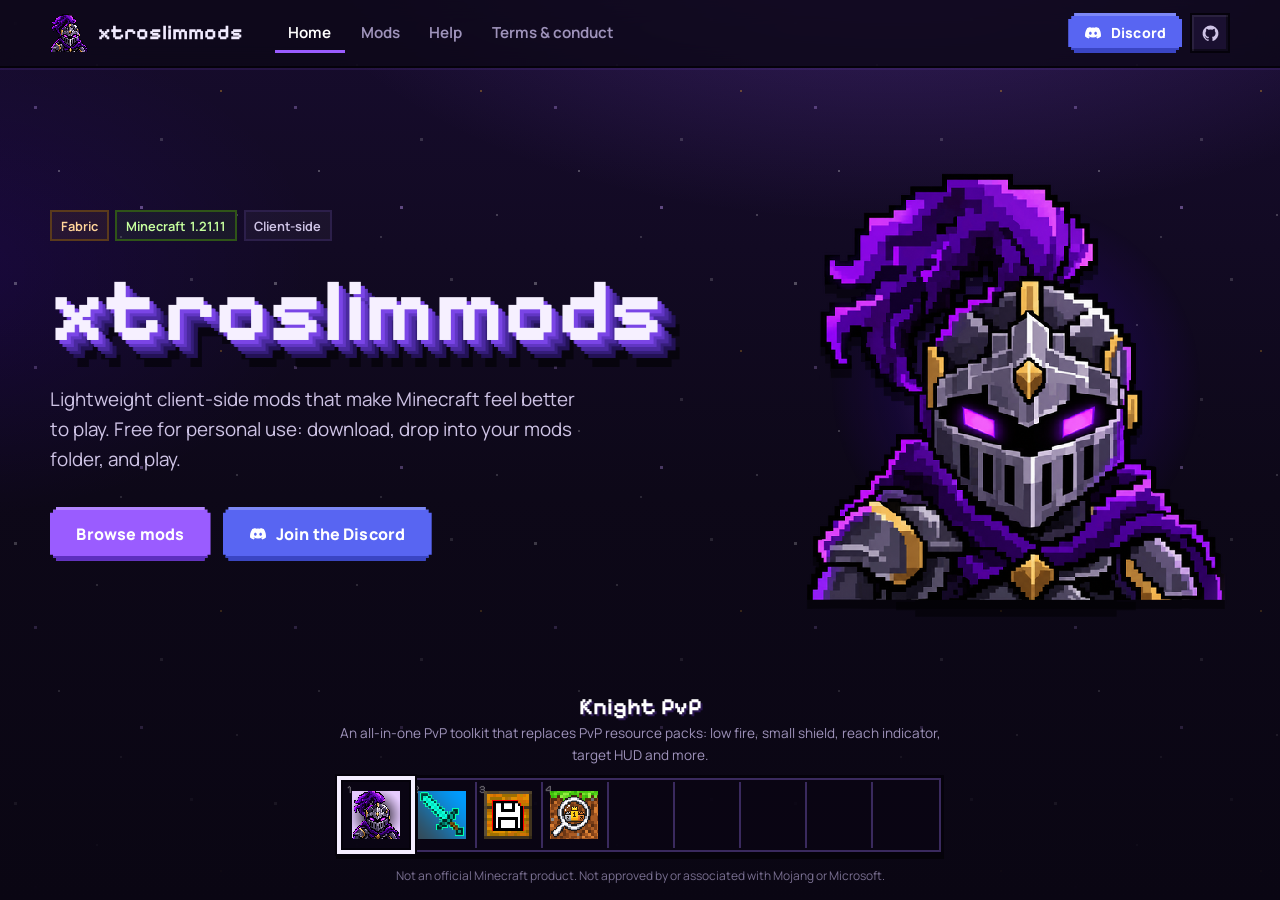
<file: index.html>
<!DOCTYPE html>
<html lang="en">
<head>
  <meta charset="utf-8">
  <meta name="viewport" content="width=device-width, initial-scale=1">
  <meta name="color-scheme" content="dark">
  <title>xtroslimmods</title>
  <meta name="description" content="Client-side Fabric mods for Minecraft 1.21.11 by xtroslimmods.">
  <link rel="icon" href="images/favicon.png" type="image/png">
  <link rel="apple-touch-icon" href="images/apple-touch-icon.png">
  <link rel="preconnect" href="https://fonts.googleapis.com">
  <link rel="preconnect" href="https://fonts.gstatic.com" crossorigin>
  <link href="https://fonts.googleapis.com/css2?family=Manrope:wght@400;500;600;700;800&family=Pixelify+Sans:wght@500;600;700&display=swap" rel="stylesheet">
  <link rel="stylesheet" href="style.css?v=15">
</head>
<body data-page="home" class="welcome">
  <div class="bg" aria-hidden="true"></div>
  <header class="site-header" id="site-header"></header>

  <main id="main">
    <section class="wrap hero">
      <div class="hero-copy">
        <ul class="tags hero-tags">
          <li class="tag tag-loader">Fabric</li>
          <li class="tag tag-version">Minecraft <span data-site="minecraft"></span></li>
          <li class="tag">Client-side</li>
        </ul>
        <h1 class="title"><span data-site="name"></span></h1>
        <p class="lead" data-site="intro"></p>
        <div class="hero-actions">
          <a href="mods.html" class="btn btn-primary btn-lg">Browse mods</a>
          <a href="#" data-discord class="btn btn-discord btn-lg">
            <svg viewBox="0 0 24 24" fill="currentColor" aria-hidden="true"><path d="M19.6 5.3A16.6 16.6 0 0 0 15.5 4l-.5 1a15.3 15.3 0 0 0-6 0l-.5-1a16.6 16.6 0 0 0-4.1 1.3C1.8 9.2 1.1 13 1.4 16.7a16.7 16.7 0 0 0 5.1 2.6l1.1-1.8a10.8 10.8 0 0 1-1.7-.8l.4-.3a11.9 11.9 0 0 0 11.4 0l.4.3c-.5.3-1.1.6-1.7.8l1.1 1.8a16.6 16.6 0 0 0 5.1-2.6c.4-4.3-.7-8-2.9-11.4zM8.5 14.4c-1 0-1.8-.9-1.8-2s.8-2 1.8-2 1.8.9 1.8 2-.8 2-1.8 2zm7 0c-1 0-1.8-.9-1.8-2s.8-2 1.8-2 1.8.9 1.8 2-.8 2-1.8 2z"/></svg>
            Join the Discord
          </a>
        </div>
      </div>

      <div class="hero-art" aria-hidden="true">
        <div class="knight"><img src="images/logo.png" alt=""><span class="glint" style="--mask: url(images/logo.png)"></span></div>
      </div>
    </section>

    <nav class="hotbar-zone" aria-label="Mods">
      <div class="held" id="held" aria-live="polite"><strong id="held-name"></strong><span id="held-sum"></span></div>
      <ol class="hotbar" id="hotbar"></ol>
    </nav>
  </main>

  <p class="welcome-foot" data-site="footer"></p>

  <script src="mods.js?v=15"></script>
  <script src="app.js?v=15"></script>
  <script type='module' src='https://static.cloudflareinsights.com/beacon.min.js' data-cf-beacon='{"token": "421a33e1ddfc40f89c7f3b62a082462c"}'></script>
</body>
</html>
</file>
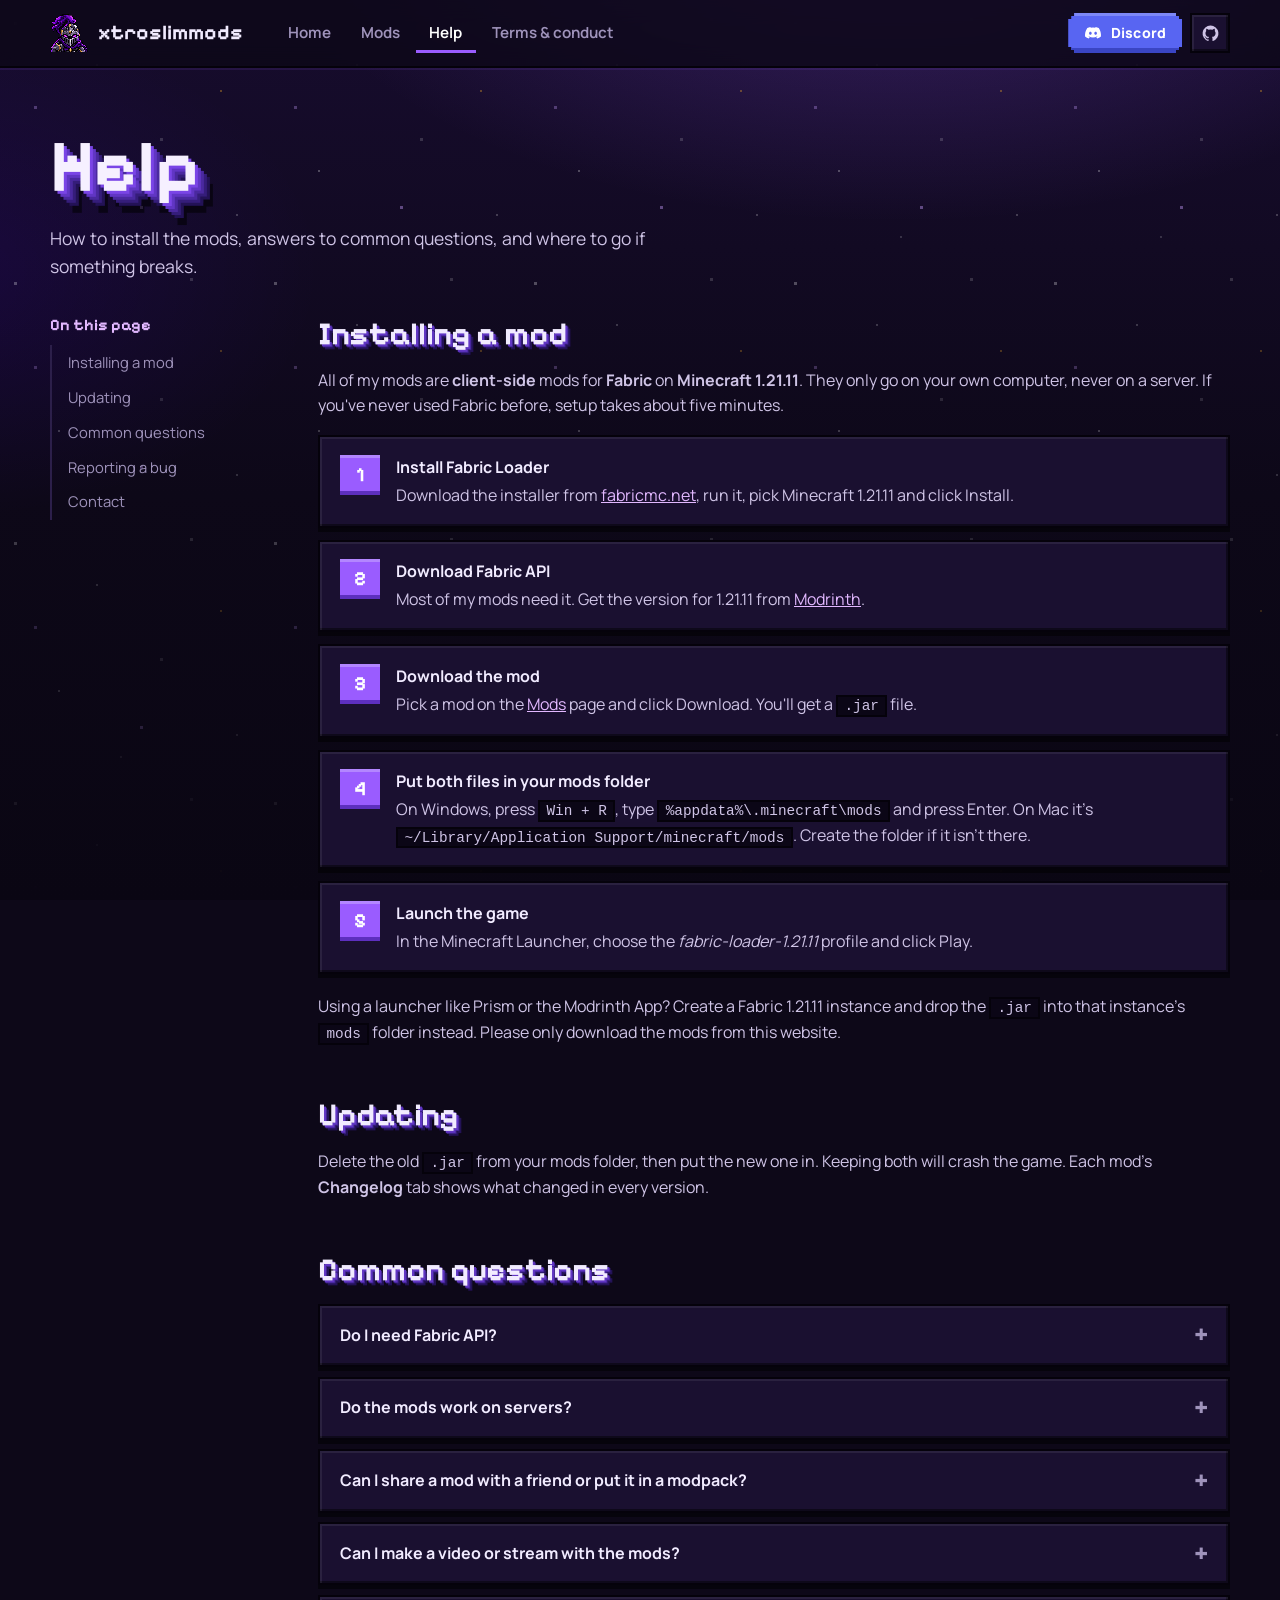
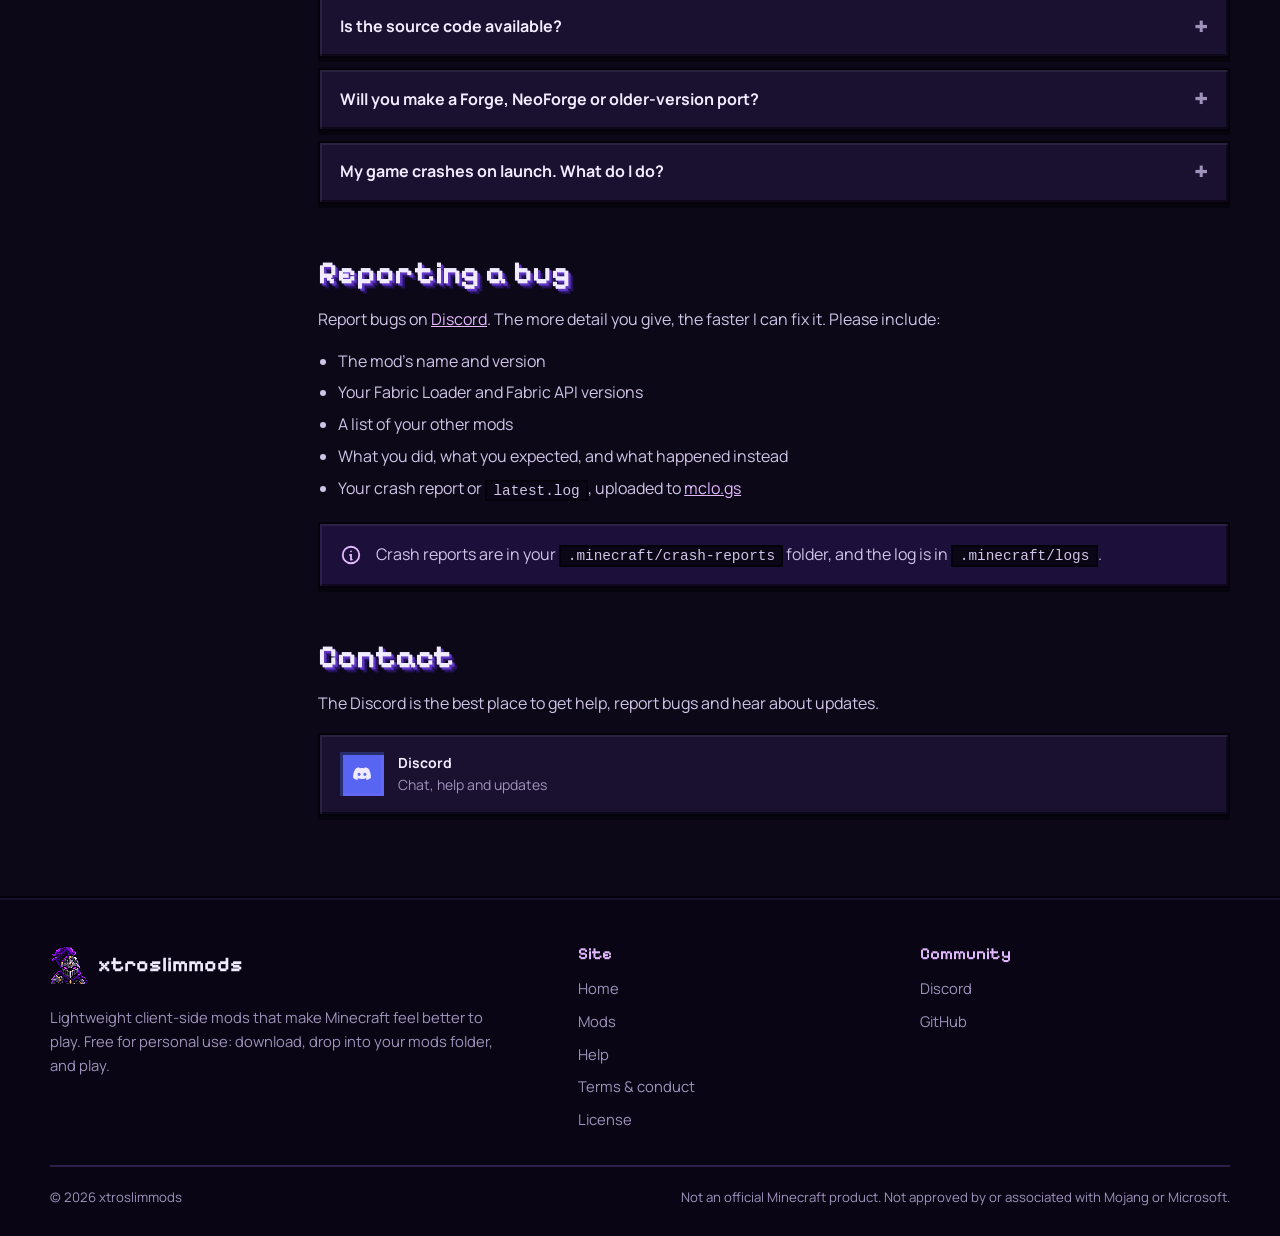
<file: help.html>
<!DOCTYPE html>
<html lang="en">
<head>
  <meta charset="utf-8">
  <meta name="viewport" content="width=device-width, initial-scale=1">
  <meta name="color-scheme" content="dark">
  <title>Help · xtroslimmods</title>
  <meta name="description" content="How to install xtroslimmods' Fabric mods, common questions, and how to get help.">
  <link rel="icon" href="images/favicon.png" type="image/png">
  <link rel="apple-touch-icon" href="images/apple-touch-icon.png">
  <link rel="preconnect" href="https://fonts.googleapis.com">
  <link rel="preconnect" href="https://fonts.gstatic.com" crossorigin>
  <link href="https://fonts.googleapis.com/css2?family=Manrope:wght@400;500;600;700;800&family=Pixelify+Sans:wght@500;600;700&display=swap" rel="stylesheet">
  <link rel="stylesheet" href="style.css?v=15">
</head>
<body data-page="help">
  <div class="bg" aria-hidden="true"></div>
  <header class="site-header" id="site-header"></header>

  <main id="main" class="wrap">
    <div class="page-head">
      <h1>Help</h1>
      <p>How to install the mods, answers to common questions, and where to go if something breaks.</p>
    </div>

    <div class="doc-layout">
      <nav class="toc" aria-label="On this page">
        <p>On this page</p>
        <ul>
          <li><a href="#install">Installing a mod</a></li>
          <li><a href="#update">Updating</a></li>
          <li><a href="#faq">Common questions</a></li>
          <li><a href="#bugs">Reporting a bug</a></li>
          <li><a href="#contact">Contact</a></li>
        </ul>
      </nav>

      <article class="doc">
        <section id="install">
          <h2>Installing a mod</h2>
          <p>All of my mods are <strong>client-side</strong> mods for <strong>Fabric</strong> on <strong>Minecraft <span data-site="minecraft"></span></strong>. They only go on your own computer, never on a server. If you've never used Fabric before, setup takes about five minutes.</p>
          <ol class="steps-v">
            <li><div><strong>Install Fabric Loader</strong>Download the installer from <a href="https://fabricmc.net/use/installer/" rel="noopener">fabricmc.net</a>, run it, pick Minecraft <span data-site="minecraft"></span> and click Install.</div></li>
            <li><div><strong>Download Fabric API</strong>Most of my mods need it. Get the version for <span data-site="minecraft"></span> from <a href="https://modrinth.com/mod/fabric-api" rel="noopener">Modrinth</a>.</div></li>
            <li><div><strong>Download the mod</strong>Pick a mod on the <a href="mods.html">Mods</a> page and click Download. You'll get a <code>.jar</code> file.</div></li>
            <li><div><strong>Put both files in your mods folder</strong>On Windows, press <code>Win + R</code>, type <code>%appdata%\.minecraft\mods</code> and press Enter. On Mac it's <code>~/Library/Application Support/minecraft/mods</code>. Create the folder if it isn't there.</div></li>
            <li><div><strong>Launch the game</strong>In the Minecraft Launcher, choose the <em>fabric-loader-<span data-site="minecraft"></span></em> profile and click Play.</div></li>
          </ol>
          <p style="margin-top:1.25rem">Using a launcher like Prism or the Modrinth App? Create a Fabric <span data-site="minecraft"></span> instance and drop the <code>.jar</code> into that instance's <code>mods</code> folder instead. Please only download the mods from this website.</p>
        </section>

        <section id="update">
          <h2>Updating</h2>
          <p>Delete the old <code>.jar</code> from your mods folder, then put the new one in. Keeping both will crash the game. Each mod's <strong>Changelog</strong> tab shows what changed in every version.</p>
        </section>

        <section id="faq">
          <h2>Common questions</h2>
          <div class="faq">
            <details>
              <summary>Do I need Fabric API?</summary>
              <div><p>For most mods, yes. Each mod page lists what it needs under <strong>Compatibility → Requires</strong>. If it says "Nothing else", you only need Fabric Loader.</p></div>
            </details>
            <details>
              <summary>Do the mods work on servers?</summary>
              <div><p>Yes. Every mod is client-side, so you install it only on your own computer and it works when you join any server, even a vanilla one. Nothing needs to be installed on the server. Just make sure the server's rules allow client-side mods.</p></div>
            </details>
            <details>
              <summary>Can I share a mod with a friend or put it in a modpack?</summary>
              <div><p>Please don't share the files. The mods are for personal use only, so send your friend a link to this website and they can download it themselves. That way everyone gets the newest, safe version. See <a href="terms.html">Terms &amp; conduct</a> for the details.</p></div>
            </details>
            <details>
              <summary>Can I make a video or stream with the mods?</summary>
              <div><p>Yes. Just don't put the mod files in your description. Link to this website instead.</p></div>
            </details>
            <details>
              <summary>Is the source code available?</summary>
              <div><p>No. The mods are closed source, and decompiling or editing them isn't allowed. If you have an idea or found a problem, tell me on Discord.</p></div>
            </details>
            <details>
              <summary>Will you make a Forge, NeoForge or older-version port?</summary>
              <div><p>Not right now. I focus on Fabric for <span data-site="minecraft"></span> so every mod stays polished and up to date.</p></div>
            </details>
            <details>
              <summary>My game crashes on launch. What do I do?</summary>
              <div><p>First make sure you're on Minecraft <span data-site="minecraft"></span>, Fabric API is installed, and there's only one version of each mod in your folder. If it still crashes, send me your crash report (see below).</p></div>
            </details>
          </div>
        </section>

        <section id="bugs">
          <h2>Reporting a bug</h2>
          <p>Report bugs on <a href="#" data-discord>Discord</a>. The more detail you give, the faster I can fix it. Please include:</p>
          <ul>
            <li>The mod's name and version</li>
            <li>Your Fabric Loader and Fabric API versions</li>
            <li>A list of your other mods</li>
            <li>What you did, what you expected, and what happened instead</li>
            <li>Your crash report or <code>latest.log</code>, uploaded to <a href="https://mclo.gs" rel="noopener">mclo.gs</a></li>
          </ul>
          <div class="callout" style="margin-top:1.25rem">
            <svg viewBox="0 0 24 24" fill="none" stroke="currentColor" stroke-width="2" stroke-linecap="round" aria-hidden="true"><circle cx="12" cy="12" r="9"/><path d="M12 8h.01M11 12h1v5h1"/></svg>
            <p>Crash reports are in your <code>.minecraft/crash-reports</code> folder, and the log is in <code>.minecraft/logs</code>.</p>
          </div>
        </section>

        <section id="contact">
          <h2>Contact</h2>
          <p>The Discord is the best place to get help, report bugs and hear about updates.</p>
          <div class="contact-grid">
            <a class="contact-card" href="#" data-discord>
              <span class="c-icon" style="background:#5865f2"><svg viewBox="0 0 24 24" fill="currentColor" aria-hidden="true"><path d="M19.6 5.3A16.6 16.6 0 0 0 15.5 4l-.5 1a15.3 15.3 0 0 0-6 0l-.5-1a16.6 16.6 0 0 0-4.1 1.3C1.8 9.2 1.1 13 1.4 16.7a16.7 16.7 0 0 0 5.1 2.6l1.1-1.8a10.8 10.8 0 0 1-1.7-.8l.4-.3a11.9 11.9 0 0 0 11.4 0l.4.3c-.5.3-1.1.6-1.7.8l1.1 1.8a16.6 16.6 0 0 0 5.1-2.6c.4-4.3-.7-8-2.9-11.4zM8.5 14.4c-1 0-1.8-.9-1.8-2s.8-2 1.8-2 1.8.9 1.8 2-.8 2-1.8 2zm7 0c-1 0-1.8-.9-1.8-2s.8-2 1.8-2 1.8.9 1.8 2-.8 2-1.8 2z"/></svg></span>
              <span><strong>Discord</strong><span>Chat, help and updates</span></span>
            </a>
          </div>
        </section>
      </article>
    </div>
  </main>

  <footer class="site-footer" id="site-footer"></footer>

  <script src="mods.js?v=15"></script>
  <script src="app.js?v=15"></script>
  <script type='module' src='https://static.cloudflareinsights.com/beacon.min.js' data-cf-beacon='{"token": "421a33e1ddfc40f89c7f3b62a082462c"}'></script>
</body>
</html>
</file>
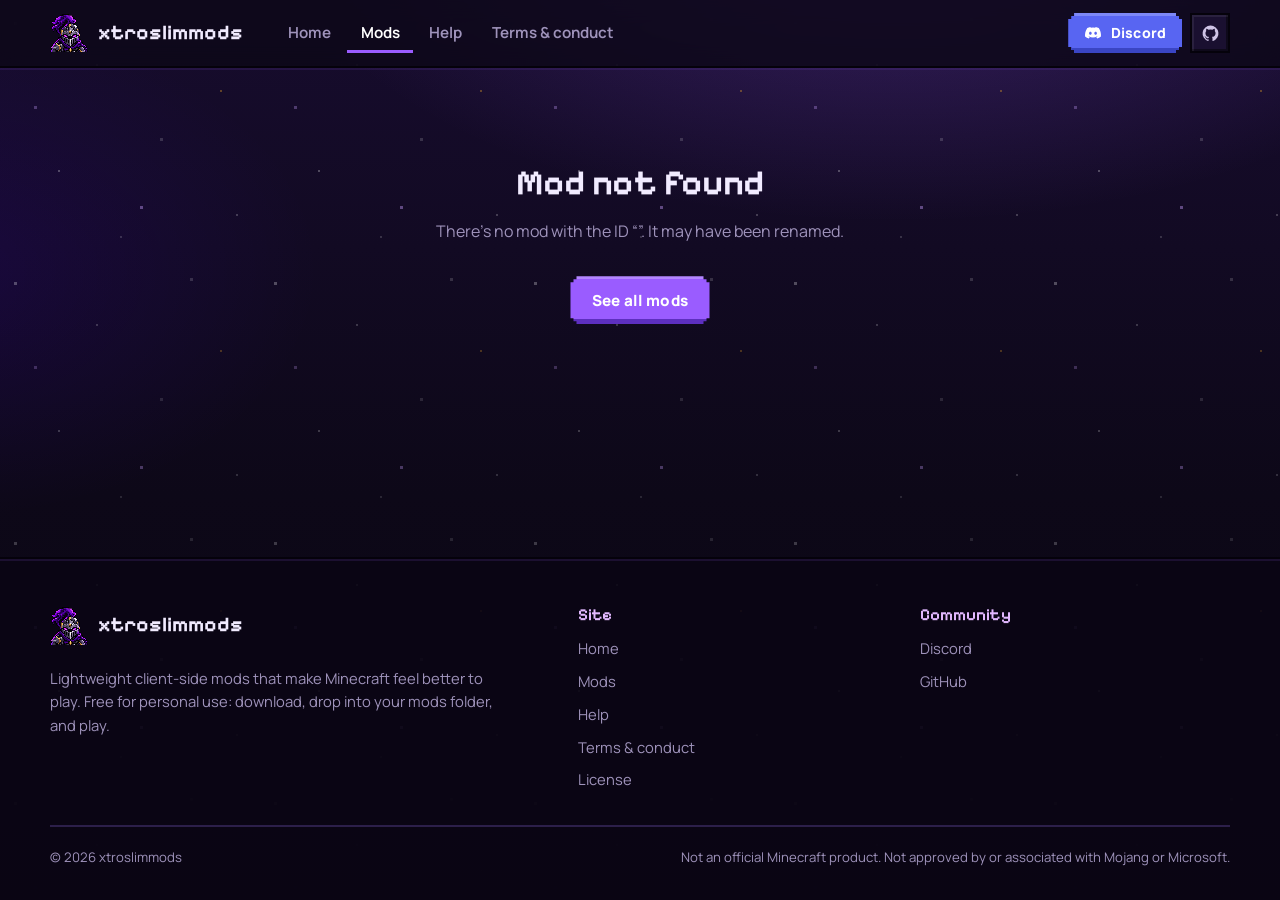
<file: mod.html>
<!DOCTYPE html>
<html lang="en">
<head>
  <meta charset="utf-8">
  <meta name="viewport" content="width=device-width, initial-scale=1">
  <meta name="color-scheme" content="dark">
  <title>Mod</title>
  <meta name="description" content="">
  <link rel="icon" href="images/favicon.png" type="image/png">
  <link rel="apple-touch-icon" href="images/apple-touch-icon.png">
  <link rel="preconnect" href="https://fonts.googleapis.com">
  <link rel="preconnect" href="https://fonts.gstatic.com" crossorigin>
  <link href="https://fonts.googleapis.com/css2?family=Manrope:wght@400;500;600;700;800&family=Pixelify+Sans:wght@500;600;700&display=swap" rel="stylesheet">
  <link rel="stylesheet" href="style.css?v=15">
</head>
<body data-page="mod">
  <div class="bg" aria-hidden="true"></div>
  <header class="site-header" id="site-header"></header>

  <main id="main"></main>

  <footer class="site-footer" id="site-footer"></footer>

  <script src="mods.js?v=15"></script>
  <script src="app.js?v=15"></script>
  <script type='module' src='https://static.cloudflareinsights.com/beacon.min.js' data-cf-beacon='{"token": "421a33e1ddfc40f89c7f3b62a082462c"}'></script>
</body>
</html>
</file>
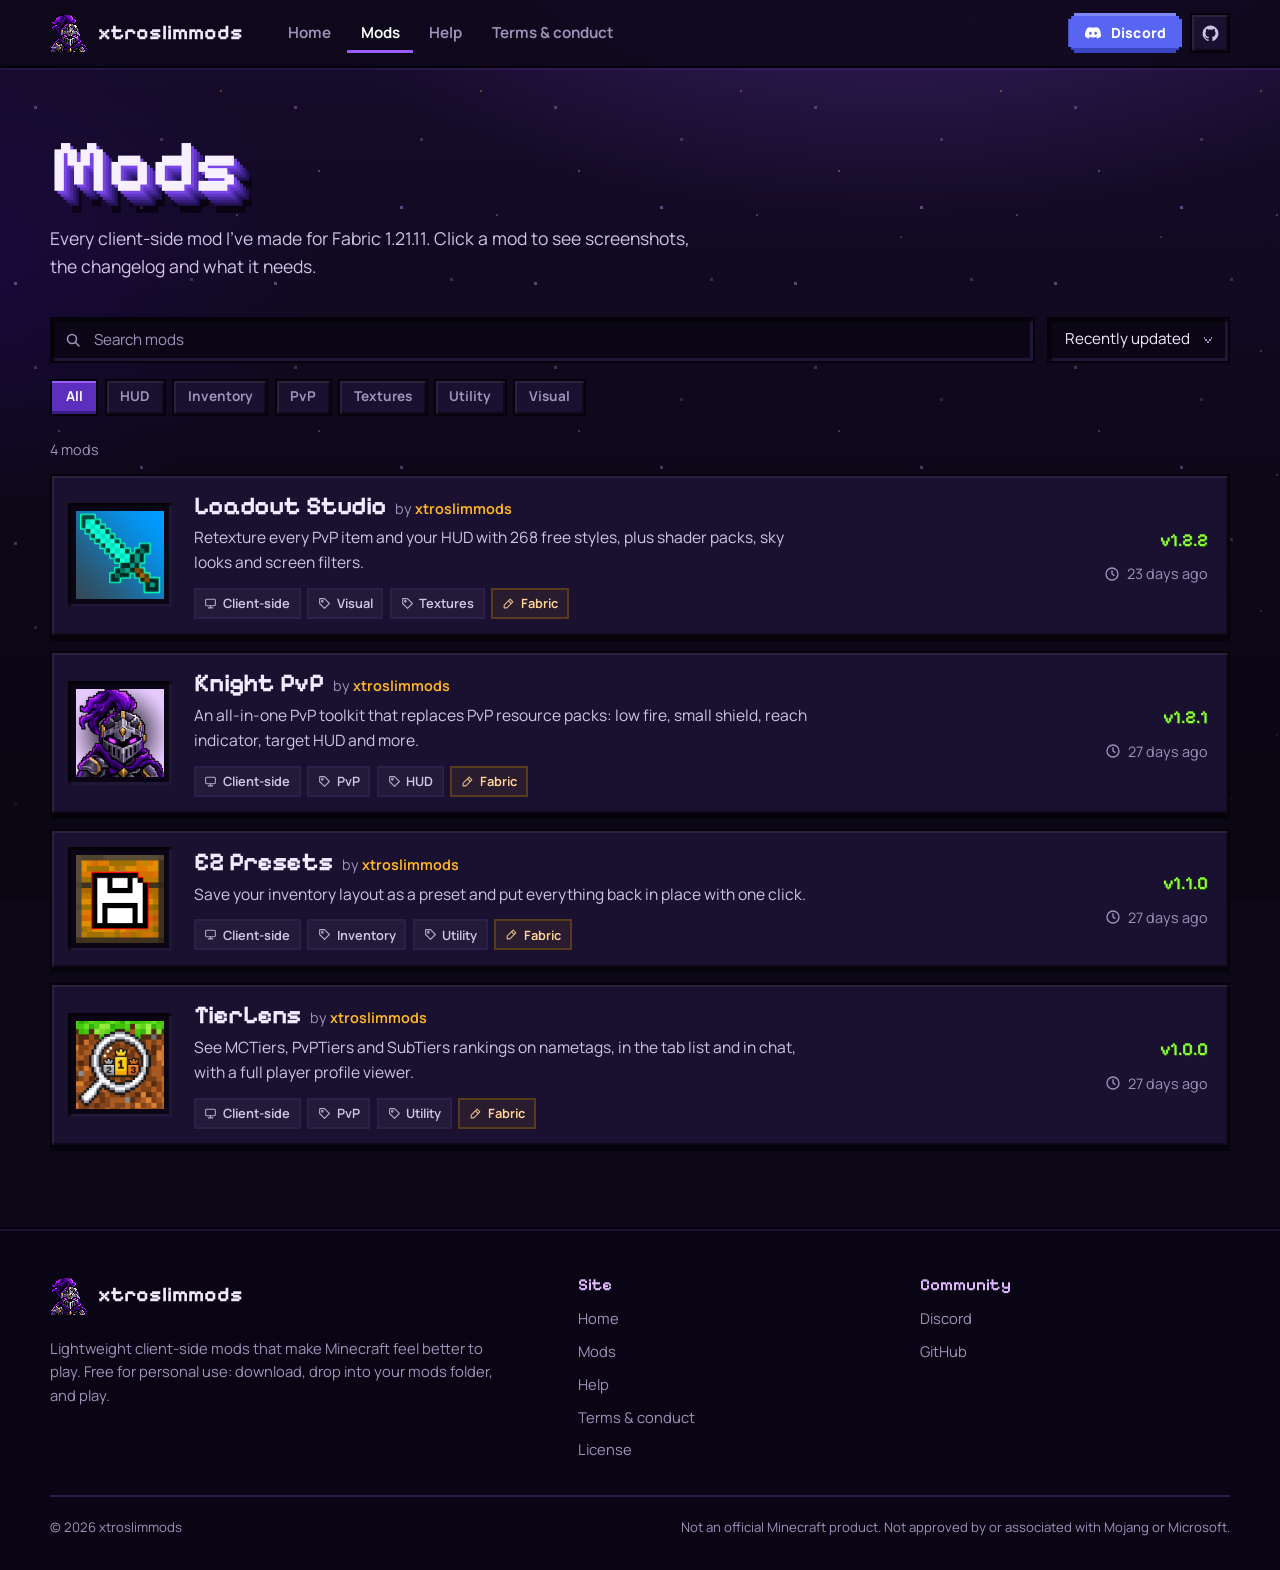
<file: mods.html>
<!DOCTYPE html>
<html lang="en">
<head>
  <meta charset="utf-8">
  <meta name="viewport" content="width=device-width, initial-scale=1">
  <meta name="color-scheme" content="dark">
  <title>Mods</title>
  <meta name="description" content="All Fabric mods by xtroslimmods for Minecraft 1.21.11.">
  <link rel="icon" href="images/favicon.png" type="image/png">
  <link rel="apple-touch-icon" href="images/apple-touch-icon.png">
  <link rel="preconnect" href="https://fonts.googleapis.com">
  <link rel="preconnect" href="https://fonts.gstatic.com" crossorigin>
  <link href="https://fonts.googleapis.com/css2?family=Manrope:wght@400;500;600;700;800&family=Pixelify+Sans:wght@500;600;700&display=swap" rel="stylesheet">
  <link rel="stylesheet" href="style.css?v=15">
</head>
<body data-page="mods">
  <div class="bg" aria-hidden="true"></div>
  <header class="site-header" id="site-header"></header>

  <main id="main" class="wrap">
    <div class="page-head">
      <h1>Mods</h1>
      <p>Every client-side mod I've made for Fabric <span data-site="minecraft"></span>. Click a mod to see screenshots, the changelog and what it needs.</p>
    </div>

    <div class="toolbar">
      <label class="search">
        <span class="visually-hidden">Search mods</span>
        <svg viewBox="0 0 16 16" aria-hidden="true"><circle cx="7" cy="7" r="4.5" fill="none" stroke="currentColor" stroke-width="1.6"/><path d="M10.5 10.5 14 14" stroke="currentColor" stroke-width="1.6" stroke-linecap="round"/></svg>
        <input id="q" type="search" placeholder="Search mods" autocomplete="off">
      </label>
      <label>
        <span class="visually-hidden">Sort by</span>
        <select id="sort" class="select">
          <option value="updated">Recently updated</option>
          <option value="downloads">Most downloaded</option>
          <option value="name">Name (A–Z)</option>
        </select>
      </label>
    </div>
    <div class="chips" id="chips" role="group" aria-label="Filter by category"></div>

    <p class="result-count" id="result-count" aria-live="polite"></p>
    <div class="mod-list" id="mod-list"></div>
    <p class="empty" id="empty" hidden>No mods match your search. <button type="button" class="text-btn" id="clear">Show all mods</button></p>
  </main>

  <footer class="site-footer" id="site-footer"></footer>

  <script src="mods.js?v=15"></script>
  <script src="app.js?v=15"></script>
  <script type='module' src='https://static.cloudflareinsights.com/beacon.min.js' data-cf-beacon='{"token": "421a33e1ddfc40f89c7f3b62a082462c"}'></script>
</body>
</html>
</file>
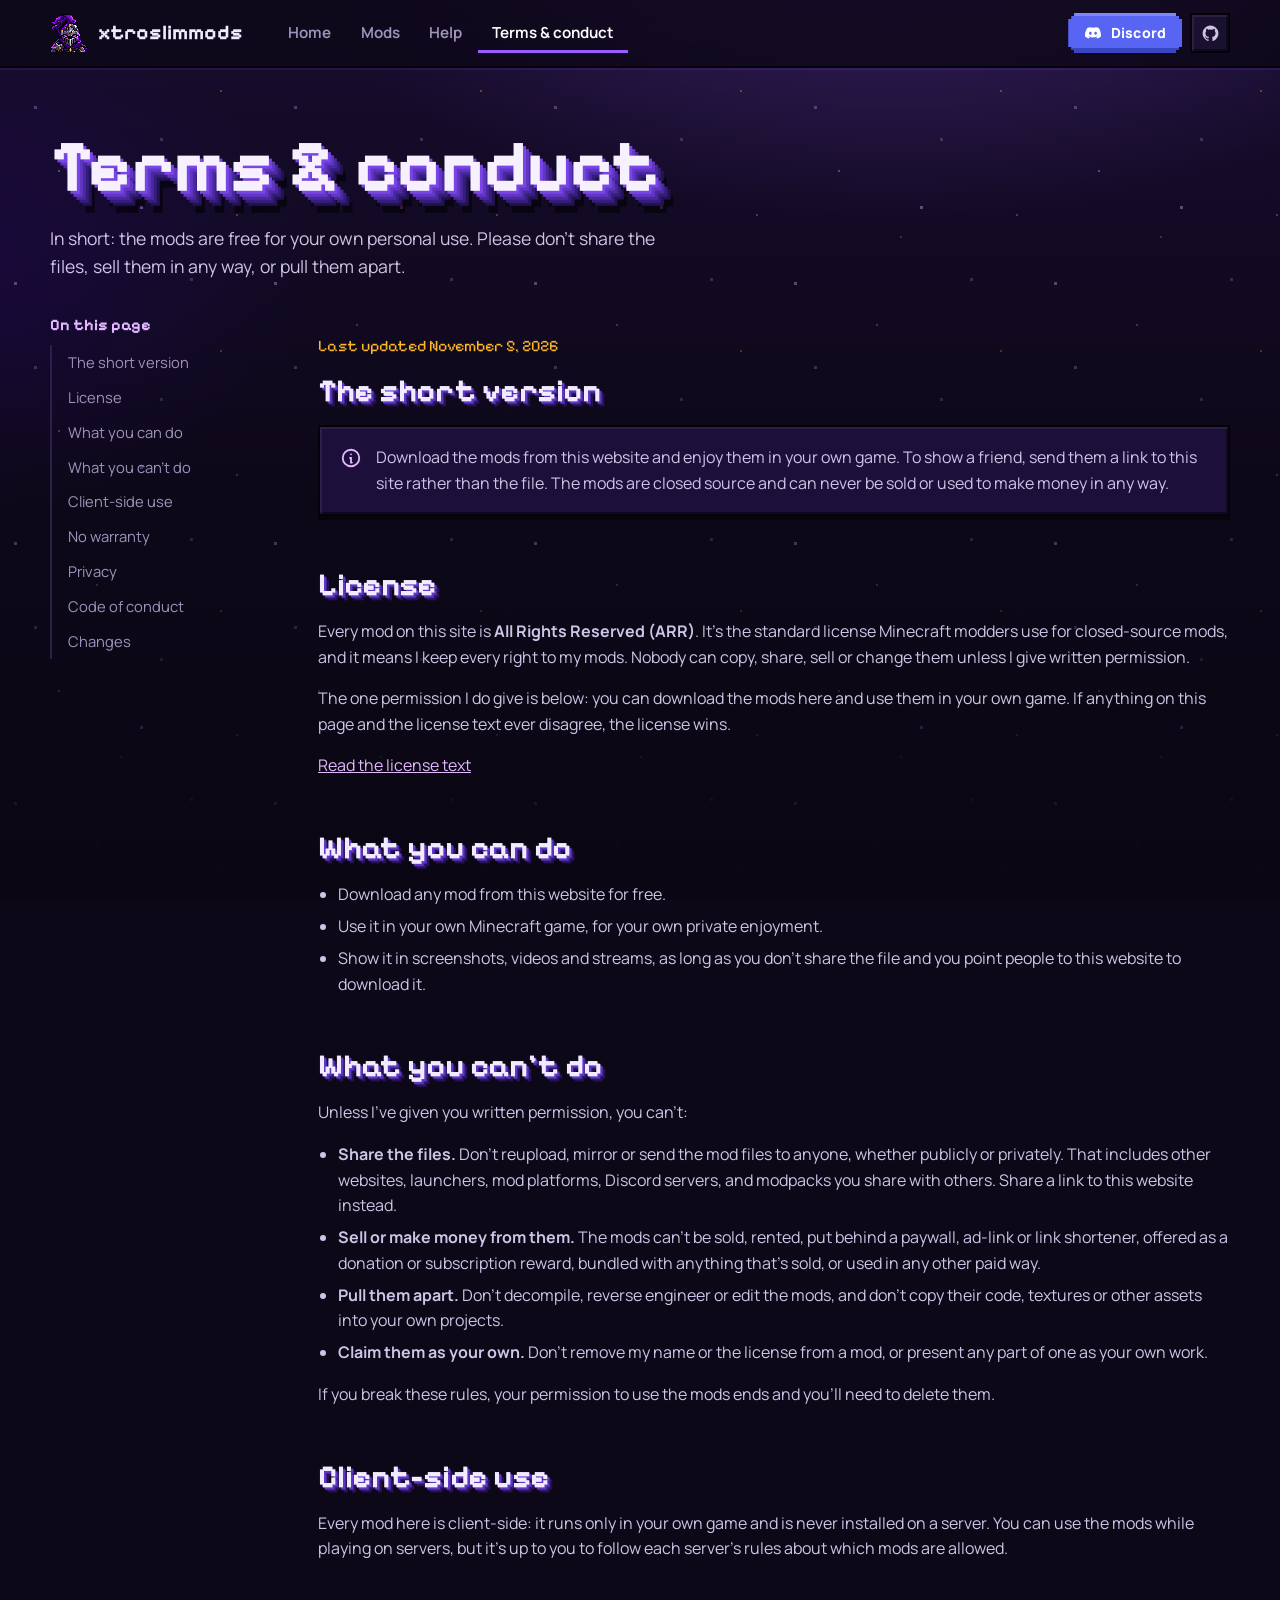
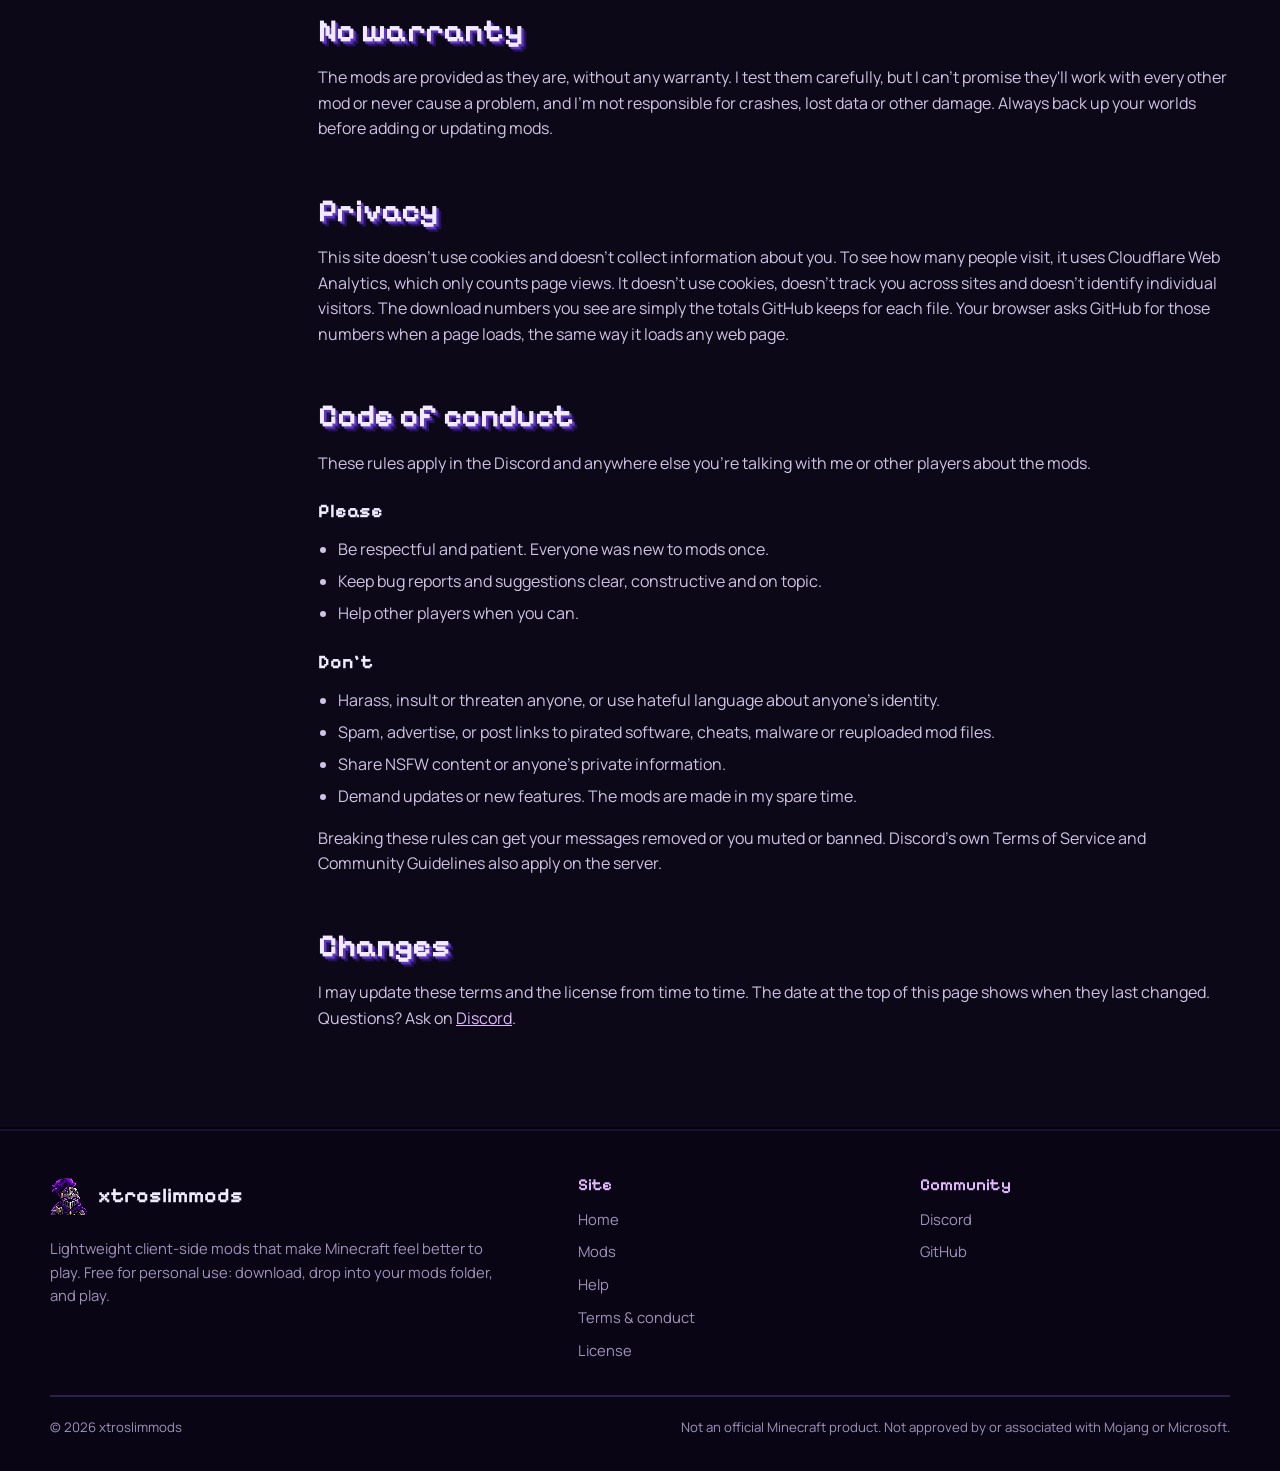
<file: terms.html>
<!DOCTYPE html>
<html lang="en">
<head>
  <meta charset="utf-8">
  <meta name="viewport" content="width=device-width, initial-scale=1">
  <meta name="color-scheme" content="dark">
  <title>Terms &amp; conduct · xtroslimmods</title>
  <meta name="description" content="License, terms of use and code of conduct for xtroslimmods' Minecraft mods.">
  <link rel="icon" href="images/favicon.png" type="image/png">
  <link rel="apple-touch-icon" href="images/apple-touch-icon.png">
  <link rel="preconnect" href="https://fonts.googleapis.com">
  <link rel="preconnect" href="https://fonts.gstatic.com" crossorigin>
  <link href="https://fonts.googleapis.com/css2?family=Manrope:wght@400;500;600;700;800&family=Pixelify+Sans:wght@500;600;700&display=swap" rel="stylesheet">
  <link rel="stylesheet" href="style.css?v=15">
</head>
<body data-page="terms">
  <div class="bg" aria-hidden="true"></div>
  <header class="site-header" id="site-header"></header>

  <main id="main" class="wrap">
    <div class="page-head">
      <h1>Terms &amp; conduct</h1>
      <p>In short: the mods are free for your own personal use. Please don't share the files, sell them in any way, or pull them apart.</p>
    </div>

    <div class="doc-layout">
      <nav class="toc" aria-label="On this page">
        <p>On this page</p>
        <ul>
          <li><a href="#summary">The short version</a></li>
          <li><a href="#license">License</a></li>
          <li><a href="#allowed">What you can do</a></li>
          <li><a href="#not-allowed">What you can't do</a></li>
          <li><a href="#client">Client-side use</a></li>
          <li><a href="#warranty">No warranty</a></li>
          <li><a href="#privacy">Privacy</a></li>
          <li><a href="#conduct">Code of conduct</a></li>
          <li><a href="#changes">Changes</a></li>
        </ul>
      </nav>

      <article class="doc">
        <p class="updated">Last updated November 5, 2026</p>

        <section id="summary">
          <h2>The short version</h2>
          <div class="callout">
            <svg viewBox="0 0 24 24" fill="none" stroke="currentColor" stroke-width="2" stroke-linecap="round" aria-hidden="true"><circle cx="12" cy="12" r="9"/><path d="M12 8h.01M11 12h1v5h1"/></svg>
            <p>Download the mods from this website and enjoy them in your own game. To show a friend, send them a link to this site rather than the file. The mods are closed source and can never be sold or used to make money in any way.</p>
          </div>
        </section>

        <section id="license">
          <h2>License</h2>
          <p>Every mod on this site is <strong>All Rights Reserved (ARR)</strong>. It's the standard license Minecraft modders use for closed-source mods, and it means I keep every right to my mods. Nobody can copy, share, sell or change them unless I give written permission.</p>
          <p>The one permission I do give is below: you can download the mods here and use them in your own game. If anything on this page and the license text ever disagree, the license wins.</p>
          <p><a href="https://github.com/xtroslimmods/xtroslimmods.github.io/blob/main/LICENSE" rel="noopener">Read the license text</a></p>
        </section>

        <section id="allowed">
          <h2>What you can do</h2>
          <ul>
            <li>Download any mod from this website for free.</li>
            <li>Use it in your own Minecraft game, for your own private enjoyment.</li>
            <li>Show it in screenshots, videos and streams, as long as you don't share the file and you point people to this website to download it.</li>
          </ul>
        </section>

        <section id="not-allowed">
          <h2>What you can't do</h2>
          <p>Unless I've given you written permission, you can't:</p>
          <ul>
            <li><strong>Share the files.</strong> Don't reupload, mirror or send the mod files to anyone, whether publicly or privately. That includes other websites, launchers, mod platforms, Discord servers, and modpacks you share with others. Share a link to this website instead.</li>
            <li><strong>Sell or make money from them.</strong> The mods can't be sold, rented, put behind a paywall, ad-link or link shortener, offered as a donation or subscription reward, bundled with anything that's sold, or used in any other paid way.</li>
            <li><strong>Pull them apart.</strong> Don't decompile, reverse engineer or edit the mods, and don't copy their code, textures or other assets into your own projects.</li>
            <li><strong>Claim them as your own.</strong> Don't remove my name or the license from a mod, or present any part of one as your own work.</li>
          </ul>
          <p>If you break these rules, your permission to use the mods ends and you'll need to delete them.</p>
        </section>

        <section id="client">
          <h2>Client-side use</h2>
          <p>Every mod here is client-side: it runs only in your own game and is never installed on a server. You can use the mods while playing on servers, but it's up to you to follow each server's rules about which mods are allowed.</p>
        </section>

        <section id="warranty">
          <h2>No warranty</h2>
          <p>The mods are provided as they are, without any warranty. I test them carefully, but I can't promise they'll work with every other mod or never cause a problem, and I'm not responsible for crashes, lost data or other damage. Always back up your worlds before adding or updating mods.</p>
        </section>

        <section id="privacy">
          <h2>Privacy</h2>
          <p>This site doesn't use cookies and doesn't collect information about you. To see how many people visit, it uses Cloudflare Web Analytics, which only counts page views. It doesn't use cookies, doesn't track you across sites and doesn't identify individual visitors. The download numbers you see are simply the totals GitHub keeps for each file. Your browser asks GitHub for those numbers when a page loads, the same way it loads any web page.</p>
        </section>

        <section id="conduct">
          <h2>Code of conduct</h2>
          <p>These rules apply in the Discord and anywhere else you're talking with me or other players about the mods.</p>
          <h3>Please</h3>
          <ul>
            <li>Be respectful and patient. Everyone was new to mods once.</li>
            <li>Keep bug reports and suggestions clear, constructive and on topic.</li>
            <li>Help other players when you can.</li>
          </ul>
          <h3>Don't</h3>
          <ul>
            <li>Harass, insult or threaten anyone, or use hateful language about anyone's identity.</li>
            <li>Spam, advertise, or post links to pirated software, cheats, malware or reuploaded mod files.</li>
            <li>Share NSFW content or anyone's private information.</li>
            <li>Demand updates or new features. The mods are made in my spare time.</li>
          </ul>
          <p>Breaking these rules can get your messages removed or you muted or banned. Discord's own Terms of Service and Community Guidelines also apply on the server.</p>
        </section>

        <section id="changes">
          <h2>Changes</h2>
          <p>I may update these terms and the license from time to time. The date at the top of this page shows when they last changed. Questions? Ask on <a href="#" data-discord>Discord</a>.</p>
        </section>
      </article>
    </div>
  </main>

  <footer class="site-footer" id="site-footer"></footer>

  <script src="mods.js?v=15"></script>
  <script src="app.js?v=15"></script>
  <script type='module' src='https://static.cloudflareinsights.com/beacon.min.js' data-cf-beacon='{"token": "421a33e1ddfc40f89c7f3b62a082462c"}'></script>
</body>
</html>
</file>
<file: style.css>
/* =========================================================
   xtroslimmods — pixel theme
   Void-purple night, bevelled pixel panels, chunky buttons,
   one enchantment glint on the knight, a hotbar of mods.
   ========================================================= */
:root {
  /* colour */
  --void: #0d0818;
  --void-2: #130b24;
  --obsidian: #1a1030;
  --obsidian-2: #21143d;
  --edge: #05020b;
  --line: #2c1f4a;
  --text: #f1ebff;
  --text-2: #cfc4e6;
  --muted: #9f93bb;
  --amethyst: #9a5cff;
  --amethyst-hi: #b386ff;
  --amethyst-lo: #5d2fbf;
  --glint: #e2b8ff;
  --gold: #ffb627;
  --xp: #8cff3a;
  --tip-top: #5000ff;
  --tip-bottom: #28007f;

  /* type */
  --font: "Manrope", system-ui, -apple-system, "Segoe UI", sans-serif;
  --pixel: "Pixelify Sans", "Manrope", system-ui, sans-serif;

  /* shapes */
  --nav-h: 68px;
  --bevel: inset 2px 2px 0 rgba(255, 255, 255, .07), inset -2px -2px 0 rgba(0, 0, 0, .45);
  --sunken: inset 3px 3px 0 rgba(0, 0, 0, .55), inset -3px -3px 0 rgba(160, 120, 255, .14);
  --drop: 0 4px 0 rgba(0, 0, 0, .5);
  --pixel-corners: polygon(0 6px, 3px 6px, 3px 3px, 6px 3px, 6px 0, calc(100% - 6px) 0, calc(100% - 6px) 3px, calc(100% - 3px) 3px, calc(100% - 3px) 6px, 100% 6px, 100% calc(100% - 6px), calc(100% - 3px) calc(100% - 6px), calc(100% - 3px) calc(100% - 3px), calc(100% - 6px) calc(100% - 3px), calc(100% - 6px) 100%, 6px 100%, 6px calc(100% - 3px), 3px calc(100% - 3px), 3px calc(100% - 6px), 0 calc(100% - 6px));
  /* block extrusion under pixel titles */
  --extrude: .04em .04em 0 #7a45e6, .08em .08em 0 #6136c4, .12em .12em 0 #4a299f, .16em .16em 0 #351d7a, .2em .2em 0 #231256, .24em .3em 0 rgba(0, 0, 0, .55);
  --extrude-sm: .05em .05em 0 #6136c4, .1em .1em 0 #3f2390, .15em .15em 0 #231256;
  color-scheme: dark;
}

/* =========================================================
   Base
   ========================================================= */
*, *::before, *::after { box-sizing: border-box; }
html { scroll-behavior: smooth; scroll-padding-top: calc(var(--nav-h) + 16px); }
body {
  margin: 0;
  min-height: 100vh;
  display: flex; flex-direction: column;
  background: var(--void);
  color: var(--text);
  font: 400 1rem/1.6 var(--font);
  -webkit-font-smoothing: antialiased;
}
main { flex: 1; }
img { max-width: 100%; display: block; }
a { color: inherit; }
button { font: inherit; }
:focus-visible { outline: 3px solid var(--glint); outline-offset: 3px; }
::selection { background: rgba(154, 92, 255, .5); }
h1, h2, h3 { font-family: var(--pixel); font-weight: 700; letter-spacing: 0; line-height: 1.1; }
[hidden] { display: none !important; }

.wrap { width: min(100% - 2.5rem, 1180px); margin-inline: auto; }
.narrow { width: min(100% - 2.5rem, 820px); margin-inline: auto; }
.visually-hidden { position: absolute; width: 1px; height: 1px; overflow: hidden; clip: rect(0 0 0 0); white-space: nowrap; }
.skip { position: absolute; left: -999px; top: 0; z-index: 100; }
.skip:focus { left: 1rem; top: 1rem; background: var(--amethyst); color: #fff; padding: .5rem .8rem; }

/* night sky: purple fog from the top, square pixel stars */
.bg { position: fixed; inset: 0; z-index: -1; pointer-events: none; background: linear-gradient(180deg, #170c2e 0%, var(--void) 55%, #0a0613 100%); }
.bg::before {
  content: ""; position: absolute; inset: 0;
  background:
    radial-gradient(60rem 30rem at 70% -10%, rgba(154, 92, 255, .28), transparent 65%),
    radial-gradient(40rem 26rem at -5% 30%, rgba(80, 0, 255, .12), transparent 60%);
}
.bg::after {
  content: ""; position: absolute; inset: 0;
  background-size: 260px 260px;
  image-rendering: pixelated;
  background-image: url("data:image/svg+xml,%3Csvg xmlns='http://www.w3.org/2000/svg' width='260' height='260' shape-rendering='crispEdges'%3E%3Cg fill='%23ffffff'%3E%3Crect x='14' y='22' width='3' height='3' opacity='.35'/%3E%3Crect x='96' y='64' width='2' height='2' opacity='.25'/%3E%3Crect x='190' y='18' width='3' height='3' opacity='.2'/%3E%3Crect x='58' y='170' width='2' height='2' opacity='.3'/%3E%3Crect x='160' y='138' width='3' height='3' opacity='.18'/%3E%3Crect x='236' y='214' width='2' height='2' opacity='.25'/%3E%3Crect x='120' y='236' width='2' height='2' opacity='.2'/%3E%3C/g%3E%3Crect x='140' y='206' width='3' height='3' fill='%23c9a0ff' opacity='.5'/%3E%3Crect x='34' y='106' width='3' height='3' fill='%23c9a0ff' opacity='.35'/%3E%3Crect x='220' y='90' width='2' height='2' fill='%23ffb627' opacity='.35'/%3E%3C/svg%3E");
  mask-image: linear-gradient(180deg, #000 0%, rgba(0, 0, 0, .5) 70%, transparent 100%);
  -webkit-mask-image: linear-gradient(180deg, #000 0%, rgba(0, 0, 0, .5) 70%, transparent 100%);
}

/* =========================================================
   Header / navigation
   ========================================================= */
.site-header {
  position: sticky; top: 0; z-index: 50;
  height: var(--nav-h);
  background: rgba(13, 8, 24, .82);
  backdrop-filter: blur(12px);
  -webkit-backdrop-filter: blur(12px);
  border-bottom: 2px solid var(--edge);
  box-shadow: 0 2px 0 rgba(154, 92, 255, .12);
}
.nav { height: 100%; display: flex; align-items: center; gap: 2rem; }
.brand { display: inline-flex; align-items: center; gap: .6rem; text-decoration: none; font: 700 1.3rem/1 var(--pixel); }
.brand img { width: 38px; height: 38px; image-rendering: pixelated; }

.nav-tabs { display: flex; gap: .15rem; margin: 0; padding: 0; list-style: none; }
.nav-tabs a {
  display: block; padding: .5rem .85rem;
  color: var(--muted); text-decoration: none; font-weight: 650; font-size: .95rem;
  box-shadow: inset 0 0 0 transparent;
  transition: color .12s, box-shadow .12s;
}
.nav-tabs a:hover { color: var(--text); box-shadow: inset 0 -3px 0 var(--line); }
.nav-tabs a[aria-current="page"] { color: #fff; box-shadow: inset 0 -3px 0 var(--amethyst); }

.nav-right { margin-left: auto; display: flex; align-items: center; gap: .5rem; }
.icon-btn {
  display: inline-grid; place-items: center; width: 40px; height: 40px;
  color: var(--text-2); background: var(--obsidian); border: 2px solid var(--edge);
  box-shadow: var(--bevel); text-decoration: none; cursor: pointer;
}
.icon-btn:hover { color: #fff; background: var(--obsidian-2); }
.icon-btn svg { width: 19px; height: 19px; }
.menu-btn { display: none; }

/* =========================================================
   Buttons & tags
   ========================================================= */
.btn {
  display: inline-flex; align-items: center; justify-content: center; gap: .55rem;
  height: 48px; padding: 0 1.35rem;
  border: 0; clip-path: var(--pixel-corners);
  font: 800 .95rem/1 var(--font); letter-spacing: .01em;
  text-decoration: none; white-space: nowrap; cursor: pointer; color: #fff;
  transition: filter .12s, transform .06s;
}
.btn svg { width: 18px; height: 18px; flex: none; }
.btn-primary { background: var(--amethyst); box-shadow: inset 0 3px 0 var(--amethyst-hi), inset 0 -5px 0 var(--amethyst-lo); }
.btn-discord { background: #5865f2; box-shadow: inset 0 3px 0 #7d88f6, inset 0 -5px 0 #3a45c4; }
.btn-ghost { background: var(--obsidian-2); box-shadow: inset 0 3px 0 #33245a, inset 0 -5px 0 #0e0820; }
.btn:hover { filter: brightness(1.12); }
.btn:active { transform: translateY(2px); }
.btn-primary:active { box-shadow: inset 0 3px 0 var(--amethyst-hi), inset 0 -2px 0 var(--amethyst-lo); }
.btn-sm { height: 40px; padding: 0 1rem; font-size: .875rem; }
.btn-lg { height: 54px; padding: 0 1.65rem; font-size: 1rem; }

.tags { display: flex; flex-wrap: wrap; gap: .4rem; margin: 0; padding: 0; list-style: none; }
.tag {
  display: inline-flex; align-items: center; gap: .35rem;
  font-size: .8rem; font-weight: 650; color: var(--text-2);
  padding: .2rem .55rem;
  background: rgba(255, 255, 255, .04); border: 2px solid var(--line);
}
.tag svg { width: 13px; height: 13px; opacity: .85; }
.tag-loader { color: #ffd59a; border-color: #5a3a1c; background: rgba(255, 182, 39, .07); }
.tag-version { color: #c6ff9e; border-color: #2f5418; background: rgba(140, 255, 58, .06); }

/* =========================================================
   Pixel titles
   ========================================================= */
.title {
  margin: 0;
  font-family: var(--pixel); font-weight: 700; line-height: .95;
  color: #f6f0ff;
  text-shadow: var(--extrude);
}

/* =========================================================
   Welcome page: one screen, no scrolling
   ========================================================= */
body.welcome { height: 100vh; height: 100dvh; overflow: hidden; }
.welcome main { display: flex; flex-direction: column; min-height: 0; }

.hero {
  flex: 1; min-height: 0;
  display: grid; grid-template-columns: minmax(0, 1.25fr) minmax(0, .75fr);
  align-items: center; gap: clamp(1rem, 3vw, 3rem);
  padding: clamp(.75rem, 3vh, 2rem) 0 0;
}
.hero-tags { margin-bottom: clamp(1rem, 3vh, 1.75rem); }
.hero .title { font-size: clamp(2.6rem, min(7vw, 12.5vh), 7rem); white-space: nowrap; }
.hero .lead {
  max-width: 34rem; margin: clamp(1.1rem, 3.4vh, 2rem) 0 0;
  color: var(--text-2); font-size: clamp(1rem, 1.6vw, 1.18rem);
}
.hero-actions { display: flex; flex-wrap: wrap; gap: .75rem; margin-top: clamp(1.1rem, 3.6vh, 2.2rem); }

/* the knight + enchantment glint */
.hero-art { position: relative; display: grid; place-items: center; min-height: 0; height: 100%; }
.hero-art::before {
  content: ""; position: absolute; width: 90%; aspect-ratio: 1; border-radius: 50%;
  background: radial-gradient(circle, rgba(154, 92, 255, .38), rgba(80, 0, 255, .1) 45%, transparent 68%);
}
.knight { position: relative; width: min(100%, 460px, 54vh); aspect-ratio: 1; }
.knight img { width: 100%; height: 100%; image-rendering: pixelated; filter: drop-shadow(0 .6rem 0 rgba(0, 0, 0, .45)); }
.knight::after {
  /* pixel shadow on the ground */
  content: ""; position: absolute; left: 22%; right: 22%; bottom: -4%; height: 5%;
  background: rgba(0, 0, 0, .45); clip-path: polygon(8% 0, 92% 0, 92% 30%, 100% 30%, 100% 70%, 92% 70%, 92% 100%, 8% 100%, 8% 70%, 0 70%, 0 30%, 8% 30%);
  z-index: -1;
}
.glint {
  position: absolute; inset: 0; pointer-events: none;
  -webkit-mask: var(--mask) center / contain no-repeat; mask: var(--mask) center / contain no-repeat;
  background: linear-gradient(115deg, transparent 0 38%, rgba(190, 120, 255, .55) 45%, rgba(255, 225, 255, .85) 50%, rgba(190, 120, 255, .55) 55%, transparent 62% 100%);
  background-size: 320% 100%;
  mix-blend-mode: screen;
  animation: glint 4.2s linear infinite;
}
@keyframes glint { from { background-position: 120% 0; } to { background-position: -20% 0; } }

/* hotbar of mods */
.hotbar-zone { flex: none; display: flex; flex-direction: column; align-items: center; padding: clamp(.5rem, 2vh, 1.25rem) 1rem 0; }
.held { min-height: 3.1rem; text-align: center; margin-bottom: .55rem; }
.held strong { display: block; font: 700 clamp(1.15rem, 2.6vh, 1.45rem)/1.1 var(--pixel); color: #fff; text-shadow: .1em .1em 0 #2a1650; }
.held span { display: block; color: var(--muted); font-size: .85rem; margin-top: .2rem; max-width: 38rem; }

.hotbar {
  --s: clamp(36px, min(6.2vw, 8vh), 66px);
  display: grid; grid-template-columns: repeat(9, var(--s));
  margin: 0; padding: 4px; list-style: none;
  background: rgba(10, 5, 20, .82);
  border: 3px solid var(--edge);
  box-shadow: inset 0 0 0 2px #3a2a5e, var(--drop);
}
.hotbar li { position: relative; width: var(--s); height: var(--s); }
.hotbar li + li { box-shadow: inset 2px 0 0 #3a2a5e; }
.slot {
  position: relative; display: block; width: 100%; height: 100%; padding: 14%;
  outline: none;
}
.slot img { width: 100%; height: 100%; object-fit: contain; image-rendering: pixelated; position: relative; }
.slot .glint { inset: 14%; animation-duration: 2.4s; display: none; }
.slot::after {
  /* selected frame */
  content: ""; position: absolute; inset: -6px; z-index: 2; pointer-events: none;
  border: 4px solid transparent;
}
.slot.selected::after { border-color: #f4eeff; box-shadow: 0 0 0 2px var(--edge), inset 0 0 0 2px var(--edge); }
.slot.selected .glint { display: block; }
.slot:focus-visible::after { border-color: var(--glint); }
.slot .key { position: absolute; left: 4px; top: 2px; font: 600 .7rem/1 var(--pixel); color: rgba(255, 255, 255, .35); }

.welcome-foot { flex: none; margin: 0; padding: .7rem 0 .9rem; color: var(--muted); font-size: .75rem; text-align: center; opacity: .75; }

/* =========================================================
   Inner pages
   ========================================================= */
.page-head { padding: clamp(2.5rem, 6vw, 4rem) 0 2.25rem; }
.page-head h1 { font-size: clamp(2.8rem, 7vw, 4.6rem); margin: 0; color: #f6f0ff; text-shadow: var(--extrude); line-height: .95; }
.page-head p { color: var(--text-2); font-size: 1.1rem; margin: 1.4rem 0 0; max-width: 40rem; }

/* bevelled panel look, shared */
.mod-card, .panel, .steps-v li, .faq details, .contact-card, .callout, .mod-header, .empty {
  background: var(--obsidian);
  border: 2px solid var(--edge);
  box-shadow: var(--bevel), var(--drop);
}

/* toolbar */
.toolbar { display: flex; flex-wrap: wrap; gap: .75rem; align-items: center; margin-bottom: 1rem; }
.search { position: relative; flex: 1 1 280px; }
.search svg { position: absolute; left: .95rem; top: 50%; width: 16px; height: 16px; transform: translateY(-50%); color: var(--muted); pointer-events: none; }
.search input, .select {
  width: 100%; height: 46px;
  font: inherit; font-size: .95rem; color: inherit;
  background: #0b0616; border: 2px solid var(--edge); box-shadow: var(--sunken);
  padding: 0 1rem 0 2.6rem; border-radius: 0;
}
.select { width: auto; padding: 0 2.3rem 0 1rem; appearance: none; -webkit-appearance: none; cursor: pointer;
  background-image: url("data:image/svg+xml,%3Csvg xmlns='http://www.w3.org/2000/svg' viewBox='0 0 16 16' shape-rendering='crispEdges'%3E%3Cpath d='M3 5h2v2h2v2h2V7h2V5h2v2h-2v2H9v2H7V9H5V7H3z' fill='%239f93bb'/%3E%3C/svg%3E");
  background-repeat: no-repeat; background-position: right .8rem center; background-size: 14px; }
.search input::placeholder { color: var(--muted); }
.search input:focus, .select:focus { outline: none; border-color: var(--amethyst); }

.chips { display: flex; flex-wrap: wrap; gap: .4rem; margin-bottom: 1.4rem; }
.chip {
  font-size: .85rem; font-weight: 700; color: var(--muted);
  background: var(--obsidian); border: 2px solid var(--edge); box-shadow: var(--bevel);
  padding: .35rem .85rem; cursor: pointer;
}
.chip:hover { color: var(--text); }
.chip[aria-pressed="true"] { color: #fff; background: var(--amethyst-lo); box-shadow: inset 0 2px 0 var(--amethyst), inset 0 -3px 0 #3d1d85; }
.result-count { color: var(--muted); font-size: .9rem; margin: 0 0 .8rem; }

/* mod cards (list) */
.mod-list { display: grid; gap: .9rem; }
.mod-card {
  position: relative;
  display: grid; grid-template-columns: 104px minmax(0, 1fr) auto; gap: 1.35rem; align-items: center;
  padding: 1rem 1.25rem 1rem 1rem;
}
.mod-card:hover { background: var(--obsidian-2); border-image: linear-gradient(var(--tip-top), var(--tip-bottom)) 1; }
.mod-card:has(.mod-link:focus-visible) { outline: 3px solid var(--glint); outline-offset: 3px; }
.mod-link { text-decoration: none; }
.mod-link:focus-visible { outline: none; }
.mod-link::after { content: ""; position: absolute; inset: 0; }

/* item slot */
.mod-icon {
  width: 104px; height: 104px; padding: 8px;
  display: grid; place-items: center;
  background: #0b0616; box-shadow: var(--sunken);
}
.mod-icon img { width: 100%; height: 100%; object-fit: cover; }
.mod-icon .initials { font: 700 2rem/1 var(--pixel); color: var(--glint); }

.mod-title { display: flex; align-items: baseline; flex-wrap: wrap; gap: .1rem .6rem; }
.mod-title h2, .mod-title h3 { margin: 0; font-size: 1.6rem; }
.mod-title .by { color: var(--muted); font-size: .9rem; }
.mod-title .by b { color: var(--gold); font-weight: 650; }
.mod-card .summary { color: var(--text-2); margin: .35rem 0 .8rem; font-size: .975rem; max-width: 62ch; }

.mod-stats { display: flex; flex-direction: column; align-items: flex-end; gap: .45rem; text-align: right; min-width: 8.5rem; }
.mod-stats .stat-line { display: inline-flex; align-items: center; gap: .45rem; color: var(--muted); font-size: .9rem; white-space: nowrap; }
.mod-stats .stat-line b { color: var(--text); font-weight: 750; }
.mod-stats .ver b { font-family: var(--pixel); font-size: 1.15rem; color: var(--xp); font-weight: 600; text-shadow: .08em .08em 0 #1f3a0c; }
.mod-stats svg { width: 16px; height: 16px; }

.empty { text-align: center; color: var(--muted); padding: 3rem 1rem; }
.text-btn { color: var(--glint); background: none; border: 0; padding: 0; text-decoration: underline; cursor: pointer; }

/* =========================================================
   Mod page
   ========================================================= */
.crumbs { display: flex; align-items: center; gap: .5rem; color: var(--muted); font-size: .9rem; padding-top: 1.75rem; }
.crumbs a { color: var(--muted); text-decoration: none; }
.crumbs a:hover { color: var(--text); }
.crumbs svg { width: 14px; height: 14px; }

.mod-header {
  position: relative; overflow: hidden; isolation: isolate;
  display: grid; grid-template-columns: auto minmax(0, 1fr) auto; gap: 1.75rem; align-items: center;
  margin-top: 1rem; padding: clamp(1.5rem, 4vw, 2.5rem);
  min-height: 15rem;
}
.mod-header::before {
  /* the mod's own screenshot behind the header */
  content: ""; position: absolute; inset: 0; z-index: -2;
  background: var(--shot, none) center / cover no-repeat;
  opacity: .55;
}
.mod-header::after {
  content: ""; position: absolute; inset: 0; z-index: -1;
  background: linear-gradient(90deg, #140b26 0%, #140b26 38%, rgba(20, 11, 38, .82) 62%, rgba(20, 11, 38, .5) 100%);
}
.mod-header .mod-icon { width: 132px; height: 132px; padding: 10px; }
.mod-header h1 { font-size: clamp(2.2rem, 5vw, 3.4rem); margin: 0; text-shadow: var(--extrude-sm); }
.mod-header .summary { color: var(--text-2); font-size: 1.08rem; margin: .7rem 0 1rem; max-width: 56ch; }
.head-actions { display: flex; flex-direction: column; align-items: stretch; gap: .6rem; }
.head-stats { display: flex; gap: 1rem; justify-content: center; color: var(--text-2); font-size: .85rem; }
.head-stats span { display: inline-flex; align-items: center; gap: .35rem; }
.head-stats svg { width: 15px; height: 15px; }

.mod-layout { display: grid; grid-template-columns: minmax(0, 1fr) 320px; gap: 1.25rem; margin-top: 1.5rem; align-items: start; }

/* inventory-style tabs that sit on top of the panel */
.tabbar { display: flex; gap: 4px; margin: 0; padding: 0 0 0 6px; position: relative; z-index: 1; }
.tabbar button {
  display: inline-flex; align-items: center; gap: .45rem;
  padding: .7rem 1.1rem .6rem; margin-bottom: -2px;
  border: 2px solid var(--edge); border-bottom: 0;
  background: #120a22; color: var(--muted);
  box-shadow: inset 2px 2px 0 rgba(255, 255, 255, .04);
  font-weight: 750; font-size: .95rem; cursor: pointer; white-space: nowrap;
  transform: translateY(4px);
  transition: transform .1s, color .1s;
}
.tabbar button:hover { color: var(--text); transform: translateY(2px); }
.tabbar button[aria-selected="true"] { background: var(--obsidian); color: #fff; transform: none; box-shadow: inset 2px 2px 0 rgba(255, 255, 255, .07); padding-bottom: .8rem; }
.tabbar .count { font: 600 .8rem/1 var(--pixel); color: var(--glint); }
.tabbar + .panel, .tabbar ~ .panel { margin-top: 0; }

.panel { padding: 1.6rem; }
.panel + .panel { margin-top: 1rem; }
.panel h2 { font-size: 1.45rem; margin: 0 0 1rem; }
.panel h3 { font: 700 1.05rem/1.2 var(--pixel); margin: 0 0 .6rem; color: var(--glint); }
.prose p { color: var(--text-2); margin: 0 0 1em; max-width: 70ch; }
.prose p:last-child { margin-bottom: 0; }
.checklist { list-style: none; margin: 1.25rem 0 0; padding: 0; display: grid; gap: .55rem; }
.checklist li { display: flex; gap: .7rem; color: var(--text-2); }
.checklist li::before { content: ""; flex: none; width: 10px; height: 10px; margin-top: .5rem; background: var(--xp); box-shadow: 2px 2px 0 #1f3a0c; }
.checklist svg { display: none; }

.side .panel { padding: 1.35rem; }
.side-group + .side-group { margin-top: 1.25rem; padding-top: 1.25rem; border-top: 2px solid var(--line); }
.facts { margin: 0; }
.facts div { display: flex; justify-content: space-between; gap: 1rem; padding: .4rem 0; font-size: .925rem; }
.facts dt { color: var(--muted); }
.facts dd { margin: 0; font-weight: 650; text-align: right; }
.facts dd a { color: var(--glint); text-decoration: none; }
.facts dd a:hover { text-decoration: underline; }
.link-list { list-style: none; margin: 0; padding: 0; display: grid; gap: .2rem; }
.link-list a { display: flex; align-items: center; gap: .6rem; padding: .45rem .5rem; margin: 0 -.5rem; text-decoration: none; color: var(--text-2); font-size: .935rem; }
.link-list a:hover { background: rgba(255, 255, 255, .05); color: #fff; }
.link-list svg { width: 17px; height: 17px; color: var(--muted); }

/* gallery */
.gallery { display: grid; grid-template-columns: repeat(auto-fill, minmax(260px, 1fr)); gap: .9rem; }
.shot { position: relative; margin: 0; padding: 0; border: 2px solid var(--edge); overflow: hidden; background: #0b0616; cursor: zoom-in; color: inherit; box-shadow: var(--drop); }
.shot img { width: 100%; aspect-ratio: 16/9; object-fit: cover; }
.shot:hover { border-image: linear-gradient(var(--tip-top), var(--tip-bottom)) 1; }
.shot figcaption { padding: .65rem .85rem; font-size: .9rem; color: var(--text-2); border-top: 2px solid var(--edge); background: var(--obsidian-2); }
.gallery-preview { display: grid; grid-template-columns: repeat(3, 1fr); gap: .6rem; margin-top: 1.4rem; }
.gallery-preview .shot figcaption { display: none; }

.lightbox { position: fixed; inset: 0; z-index: 100; display: none; place-items: center; background: rgba(6, 3, 12, .94); padding: 4rem 1rem 2rem; }
.lightbox.open { display: grid; }
.lightbox figure { margin: 0; max-width: min(1200px, 100%); }
.lightbox img { max-height: 78vh; width: auto; margin: 0 auto; border: 3px solid var(--edge); box-shadow: 0 0 0 2px #3a2a5e, 0 30px 80px rgba(0, 0, 0, .6); }
.lightbox figcaption { text-align: center; color: var(--text-2); margin-top: 1rem; }
.lightbox figcaption span { color: var(--muted); margin-left: .6rem; font-family: var(--pixel); }
.lb-btn { position: absolute; display: grid; place-items: center; width: 48px; height: 48px; border: 2px solid var(--edge); background: var(--obsidian); box-shadow: var(--bevel); color: var(--text); cursor: pointer; }
.lb-btn:hover { background: var(--obsidian-2); }
.lb-btn svg { width: 22px; height: 22px; }
.lb-close { top: 1rem; right: 1rem; }
.lb-prev { left: 1rem; top: 50%; transform: translateY(-50%); }
.lb-next { right: 1rem; top: 50%; transform: translateY(-50%); }

/* changelog */
.changelog { list-style: none; margin: 0; padding: 0; }
.changelog > li { position: relative; padding: 0 0 1.6rem 1.9rem; }
.changelog > li:last-child { padding-bottom: 0; }
.changelog > li::before { content: ""; position: absolute; left: 0; top: .35rem; width: 12px; height: 12px; background: #3a2a5e; box-shadow: 2px 2px 0 var(--edge); }
.changelog > li:not(:last-child)::after { content: ""; position: absolute; left: 5px; top: 1.4rem; bottom: .2rem; width: 2px; background: var(--line); }
.changelog > li.latest::before { background: var(--xp); box-shadow: 2px 2px 0 #1f3a0c; }
.changelog .row { display: flex; align-items: center; gap: .6rem; flex-wrap: wrap; }
.changelog .v { font: 700 1.2rem/1 var(--pixel); }
.changelog time { color: var(--muted); font-size: .85rem; }
.latest-tag { font: 600 .75rem/1 var(--pixel); color: #102204; background: var(--xp); padding: .25rem .45rem; }
.changelog ul { margin: .5rem 0 0; padding-left: 1.1rem; color: var(--text-2); }
.changelog ul li + li { margin-top: .25rem; }

/* =========================================================
   Help & terms
   ========================================================= */
.doc-layout { display: grid; grid-template-columns: 220px minmax(0, 1fr); gap: 3rem; align-items: start; }
.toc { position: sticky; top: calc(var(--nav-h) + 1.5rem); }
.toc p { font: 700 1rem/1 var(--pixel); color: var(--glint); margin: 0 0 .8rem; }
.toc ul { list-style: none; margin: 0; padding: 0; border-left: 2px solid var(--line); }
.toc a { display: block; padding: .35rem 0 .35rem 1rem; margin-left: -2px; border-left: 2px solid transparent; color: var(--muted); text-decoration: none; font-size: .925rem; }
.toc a:hover { color: var(--text); border-left-color: var(--amethyst); }

.doc section + section { margin-top: 3.25rem; }
.doc h2 { font-size: 2rem; margin: 0 0 1rem; text-shadow: var(--extrude-sm); }
.doc h3 { font-size: 1.2rem; margin: 1.5rem 0 .5rem; }
.doc p, .doc li { color: var(--text-2); }
.doc ul, .doc ol { padding-left: 1.25rem; }
.doc li + li { margin-top: .4rem; }
.doc a { color: var(--glint); }
.doc code { font-size: .9em; background: #0b0616; border: 2px solid var(--edge); padding: .05rem .4rem; }
.doc .updated { font-family: var(--pixel); color: var(--gold); }

/* install steps are a real sequence, so they get numbers */
.steps-v { list-style: none; counter-reset: s; padding: 0 !important; display: grid; gap: .75rem; }
.steps-v li { counter-increment: s; display: grid; grid-template-columns: 40px 1fr; gap: 1rem; padding: 1.1rem 1.25rem; margin: 0 !important; }
.steps-v li::before {
  content: counter(s); display: grid; place-items: center; width: 40px; height: 40px;
  font: 700 1.25rem/1 var(--pixel); color: #fff;
  background: var(--amethyst); box-shadow: inset 0 3px 0 var(--amethyst-hi), inset 0 -4px 0 var(--amethyst-lo);
}
.steps-v strong { display: block; color: var(--text); margin-bottom: .15rem; }

.faq { display: grid; gap: .6rem; }
.faq details[open] { border-image: linear-gradient(var(--tip-top), var(--tip-bottom)) 1; }
.faq summary { list-style: none; cursor: pointer; padding: 1.05rem 1.25rem; font-weight: 700; display: flex; justify-content: space-between; align-items: center; gap: 1rem; }
.faq summary::-webkit-details-marker { display: none; }
.faq summary::after { content: "+"; font: 700 1.5rem/1 var(--pixel); color: var(--muted); }
.faq details[open] summary::after { content: "−"; color: var(--glint); }
.faq details > div { padding: 0 1.25rem 1.15rem; }
.faq details p { margin: 0; }

.callout { display: flex; gap: .9rem; padding: 1.1rem 1.25rem; background: #1c0f3a; }
.callout svg { flex: none; width: 22px; height: 22px; color: var(--glint); margin-top: .1rem; }
.callout p { margin: 0; color: var(--text-2); }

.contact-grid { display: grid; grid-template-columns: repeat(auto-fit, minmax(220px, 1fr)); gap: .75rem; }
.contact-card { display: flex; gap: .9rem; align-items: center; padding: 1.1rem 1.25rem; text-decoration: none; }
.contact-card:hover { background: var(--obsidian-2); border-image: linear-gradient(var(--tip-top), var(--tip-bottom)) 1; }
.contact-card .c-icon { width: 44px; height: 44px; display: grid; place-items: center; background: #0b0616; box-shadow: var(--sunken); color: var(--text); }
.contact-card .c-icon svg { width: 20px; height: 20px; }
.contact-card strong { display: block; color: var(--text); }
.contact-card span { color: var(--muted); font-size: .875rem; }

/* =========================================================
   Footer
   ========================================================= */
.site-footer { margin-top: 5rem; border-top: 2px solid var(--edge); box-shadow: inset 0 2px 0 rgba(154, 92, 255, .12); background: rgba(10, 5, 20, .8); }
.footer-grid { display: grid; grid-template-columns: 1.6fr 1fr 1fr; gap: 2rem; padding: 3rem 0 2rem; }
.footer-grid p { color: var(--muted); font-size: .925rem; margin: .9rem 0 0; max-width: 28rem; }
.footer-grid h4 { margin: 0 0 .8rem; font: 600 1.05rem/1 var(--pixel); color: var(--glint); }
.footer-grid ul { list-style: none; margin: 0; padding: 0; display: grid; gap: .45rem; }
.footer-grid ul a { color: var(--muted); text-decoration: none; font-size: .925rem; }
.footer-grid ul a:hover { color: var(--text); }
.footer-bottom { display: flex; justify-content: space-between; gap: 1rem; flex-wrap: wrap; padding: 1.25rem 0 2rem; border-top: 2px solid var(--line); color: var(--muted); font-size: .825rem; }

/* =========================================================
   Responsive
   ========================================================= */
.nav-tabs .show-sm { display: none; }

@media (max-width: 980px) {
  .mod-layout { grid-template-columns: minmax(0, 1fr); }
  .mod-header { grid-template-columns: auto minmax(0, 1fr); }
  .head-actions { grid-column: 1 / -1; flex-direction: row; flex-wrap: wrap; align-items: center; }
  .head-stats { justify-content: flex-start; }
  .doc-layout { grid-template-columns: 1fr; }
  .toc { display: none; }
}

@media (max-width: 860px) {
  .hero { grid-template-columns: 1fr; text-align: center; align-content: center; gap: clamp(.5rem, 2vh, 1.25rem); padding-top: clamp(.5rem, 2vh, 1rem); }
  .hero-art { order: -1; height: auto; min-height: auto; }
  .knight { width: min(56vw, 23vh); }
  .hero-tags, .hero-actions { justify-content: center; }
  .hero .lead { margin-inline: auto; }
  .hero .title { font-size: clamp(2.3rem, min(11vw, 8vh), 4.5rem); }
}

@media (max-width: 820px) {
  .menu-btn { display: inline-grid; }
  .nav-tabs {
    display: none; position: absolute; left: 0; right: 0; top: var(--nav-h);
    flex-direction: column; padding: .75rem 1.25rem 1.25rem; gap: .2rem;
    background: rgba(13, 8, 24, .98); border-bottom: 2px solid var(--edge);
  }
  .nav-tabs.open { display: flex; }
  .nav-tabs a { padding: .8rem .5rem; font-size: 1rem; }
  .nav-tabs .show-sm { display: block; }
  .nav-right .hide-sm { display: none; }
}

@media (max-width: 640px) {
  .mod-card { grid-template-columns: 72px minmax(0, 1fr); gap: 1rem; padding: 1rem; align-items: start; }
  .mod-icon { width: 72px; height: 72px; padding: 6px; }
  .mod-title h2, .mod-title h3 { font-size: 1.3rem; }
  .mod-stats { grid-column: 1 / -1; flex-direction: row; flex-wrap: wrap; align-items: center; justify-content: space-between; min-width: 0; padding-top: .75rem; border-top: 2px solid var(--line); }
  .mod-header { grid-template-columns: 1fr; }
  .mod-header .mod-icon { width: 96px; height: 96px; }
  .footer-grid { grid-template-columns: 1fr 1fr; }
  .footer-grid > div:first-child { grid-column: 1 / -1; }
  .gallery-preview { grid-template-columns: repeat(2, 1fr); }
  .toolbar .select { flex: 1; }
  .held span { font-size: .8rem; }
  .tabbar button { padding: .6rem .75rem .5rem; font-size: .88rem; }
  .tabbar button[aria-selected="true"] { padding-bottom: .7rem; }
  .welcome .btn-lg { height: 46px; padding: 0 1rem; font-size: .9rem; }
  .welcome .btn-lg svg { width: 16px; height: 16px; }
  .hero-actions { gap: .5rem; }
  .welcome-foot { font-size: .68rem; padding: .5rem 1rem .7rem; }
}

/* very short screens: drop the extras so the welcome page still fits */
@media (max-height: 640px) {
  .hero-tags { display: none; }
  .held span { display: none; }
  .held { min-height: 1.8rem; }
}
@media (max-width: 860px) and (max-height: 760px) {
  .hero .lead { font-size: .92rem; }
  .hero-tags { display: none; }
  .knight { width: min(50vw, 21vh); }
}

@media (prefers-reduced-motion: reduce) {
  *, *::before, *::after { transition: none !important; scroll-behavior: auto !important; animation: none !important; }
  .glint { background-position: 50% 0; opacity: .35; }
}
</file>
